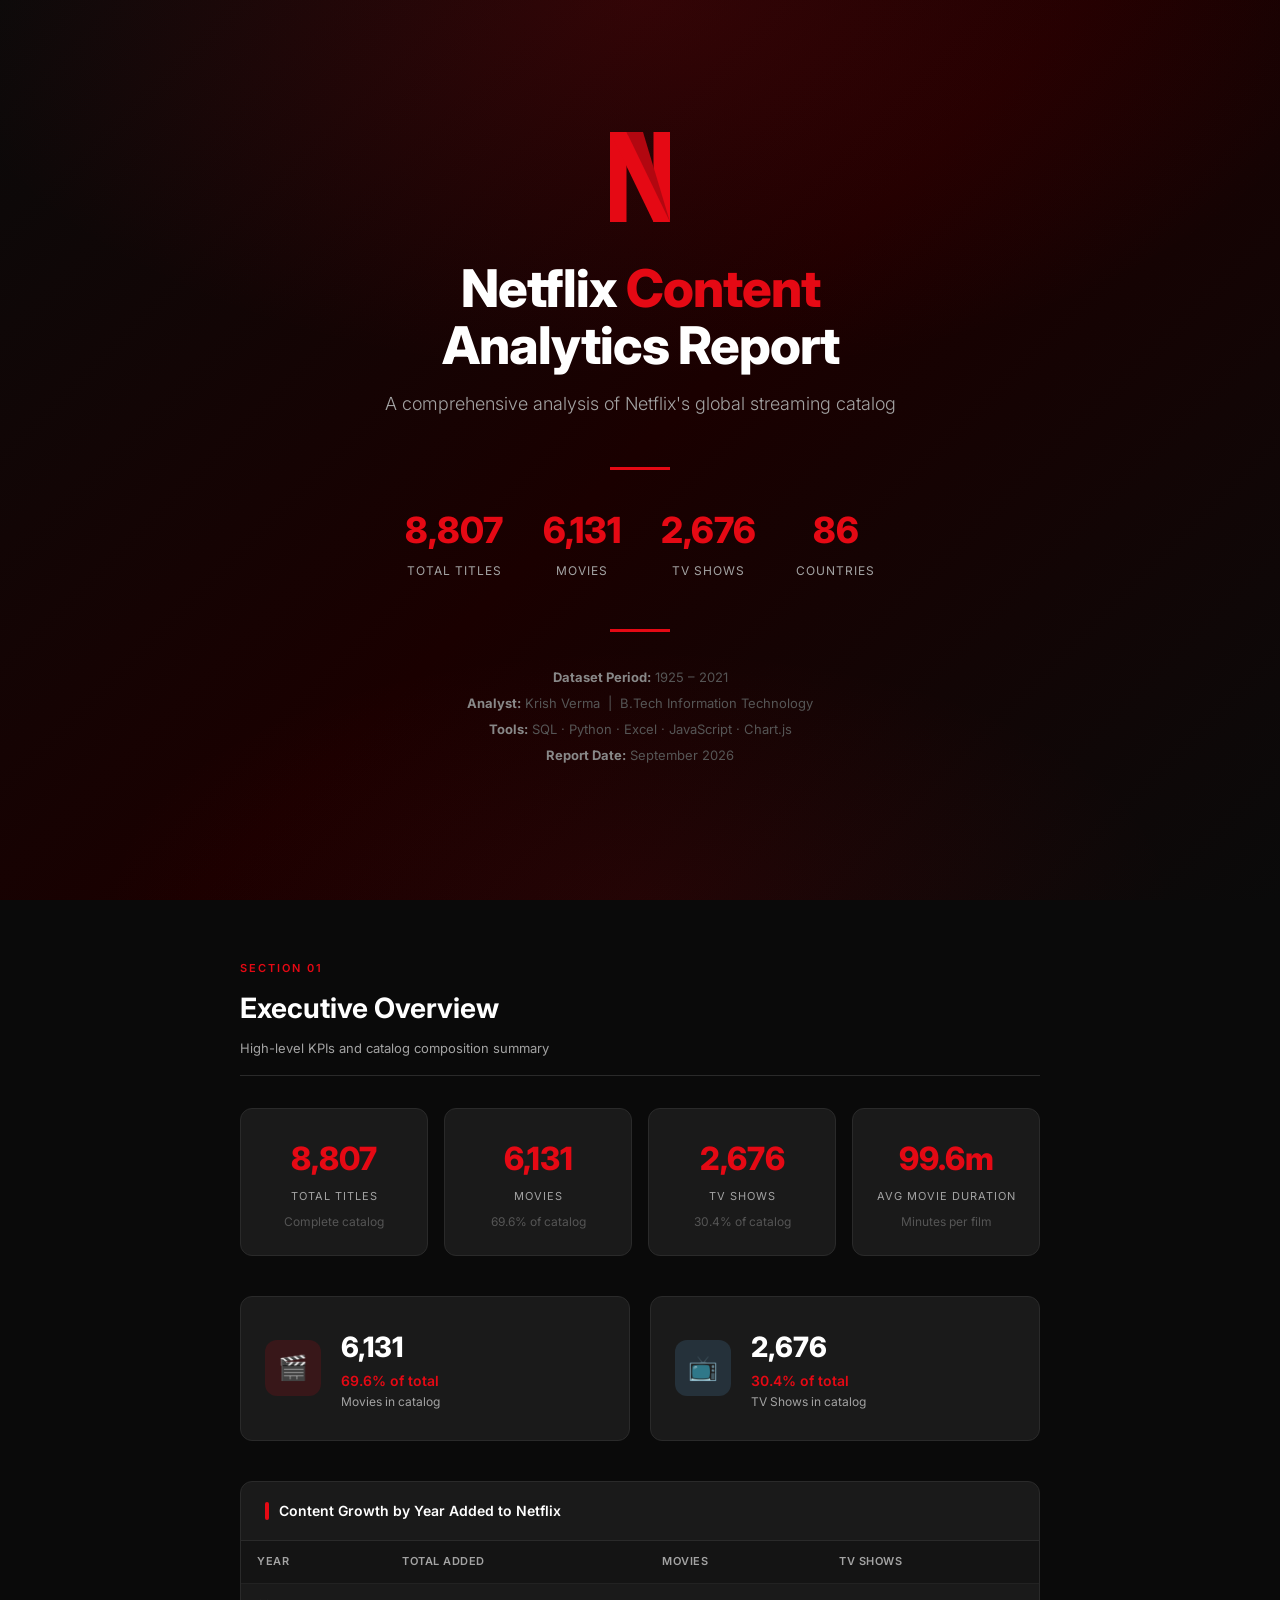
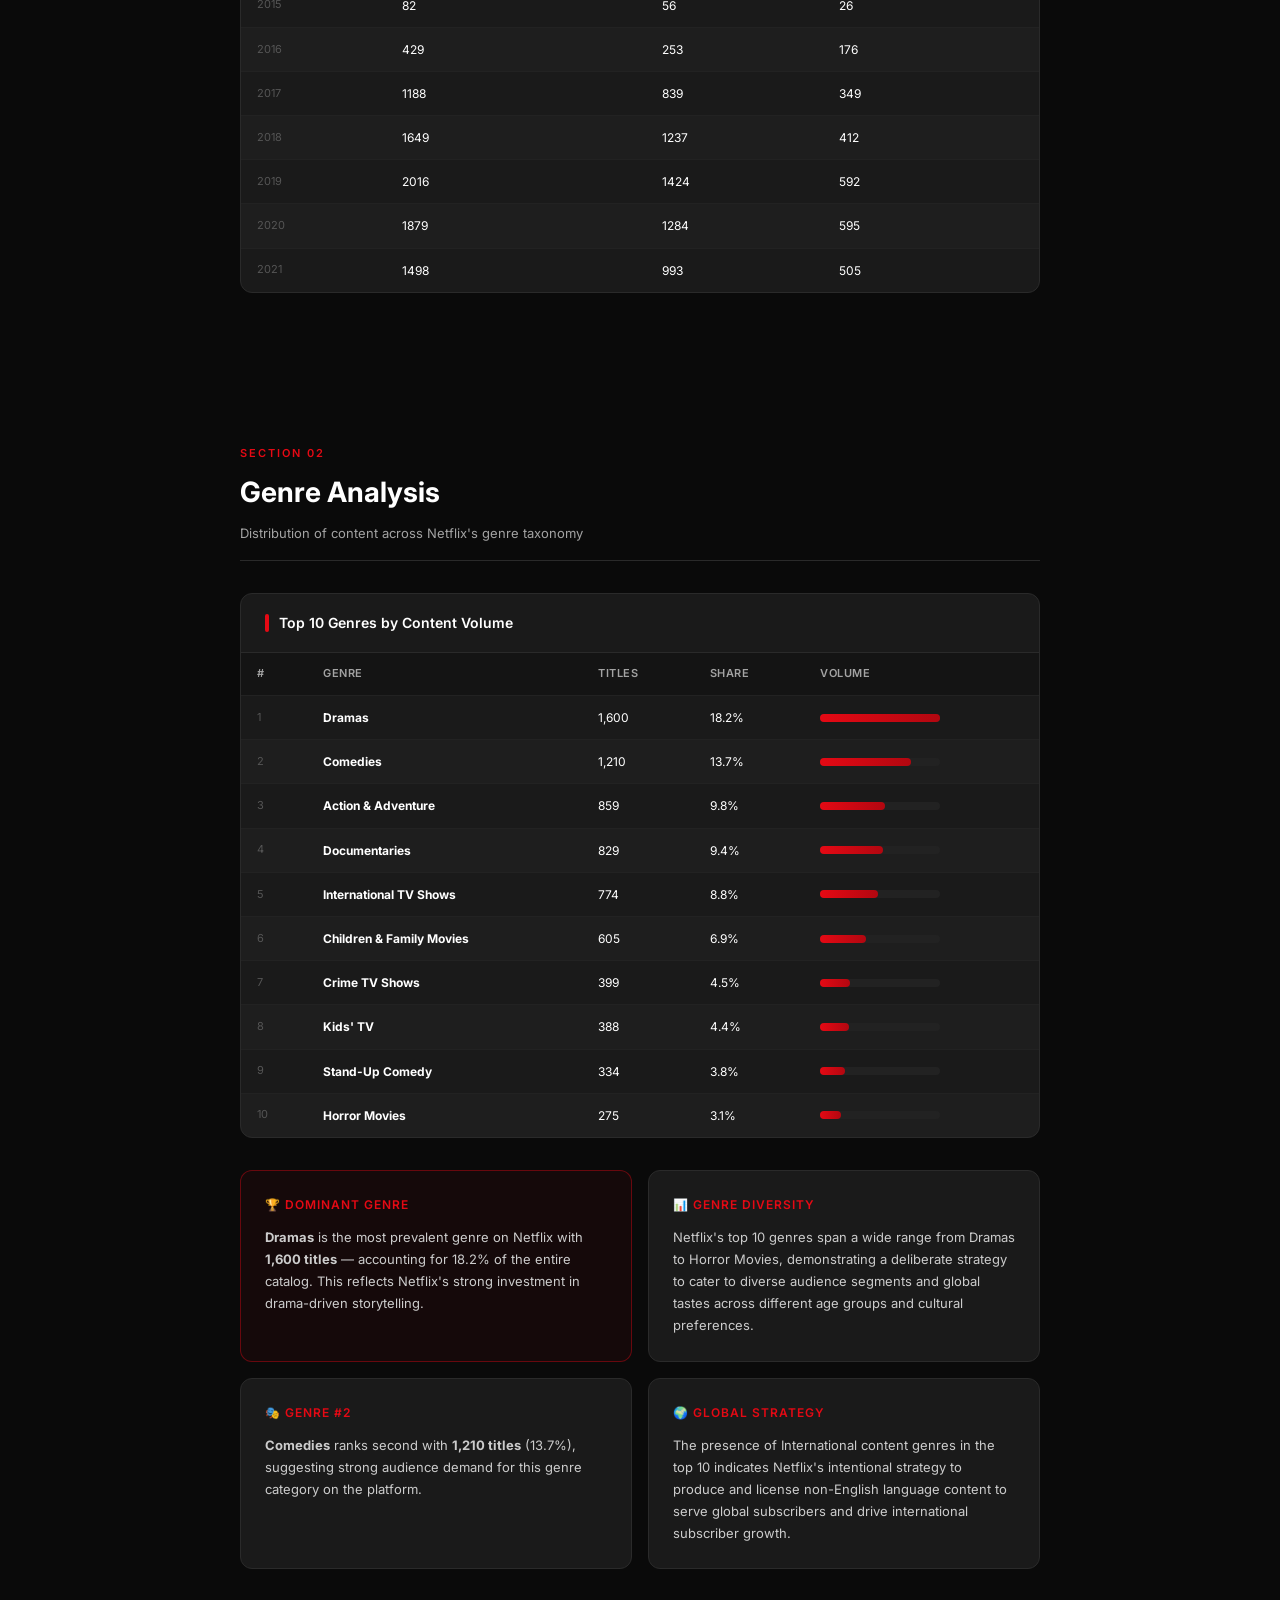
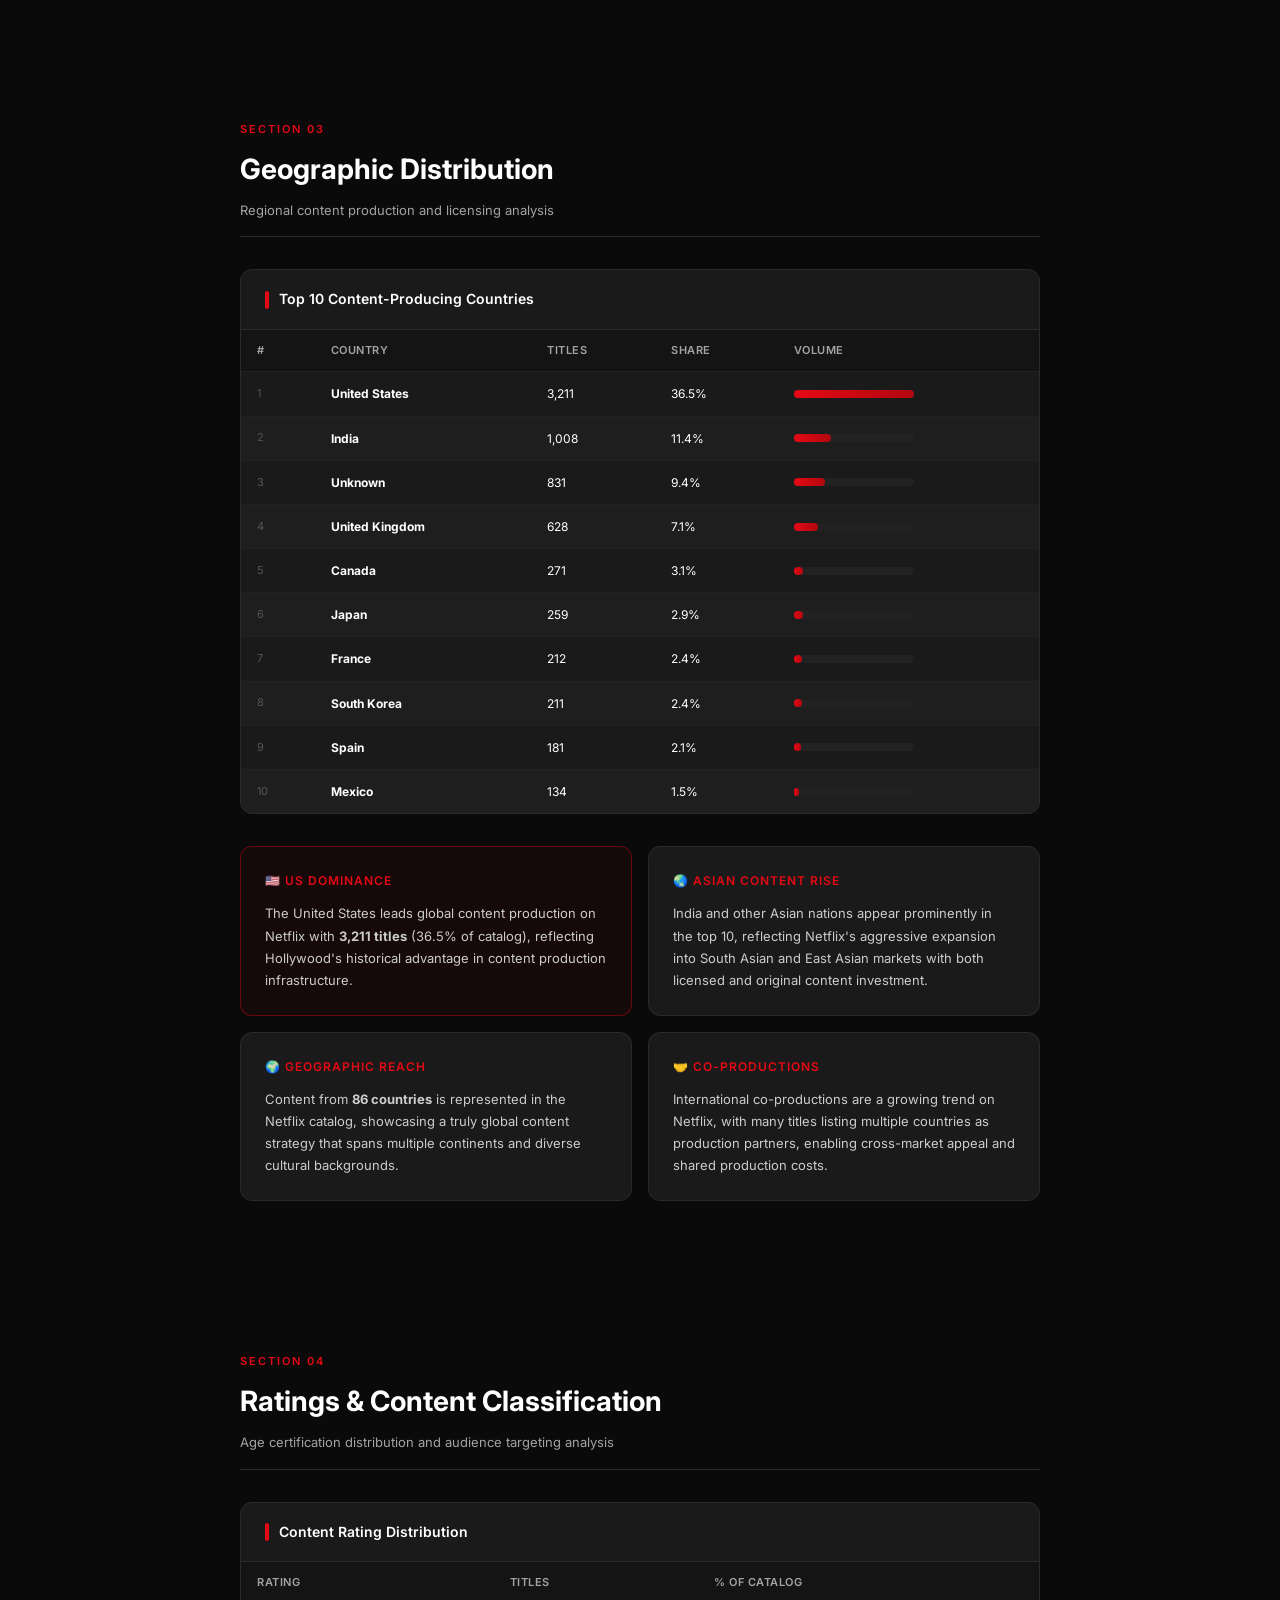
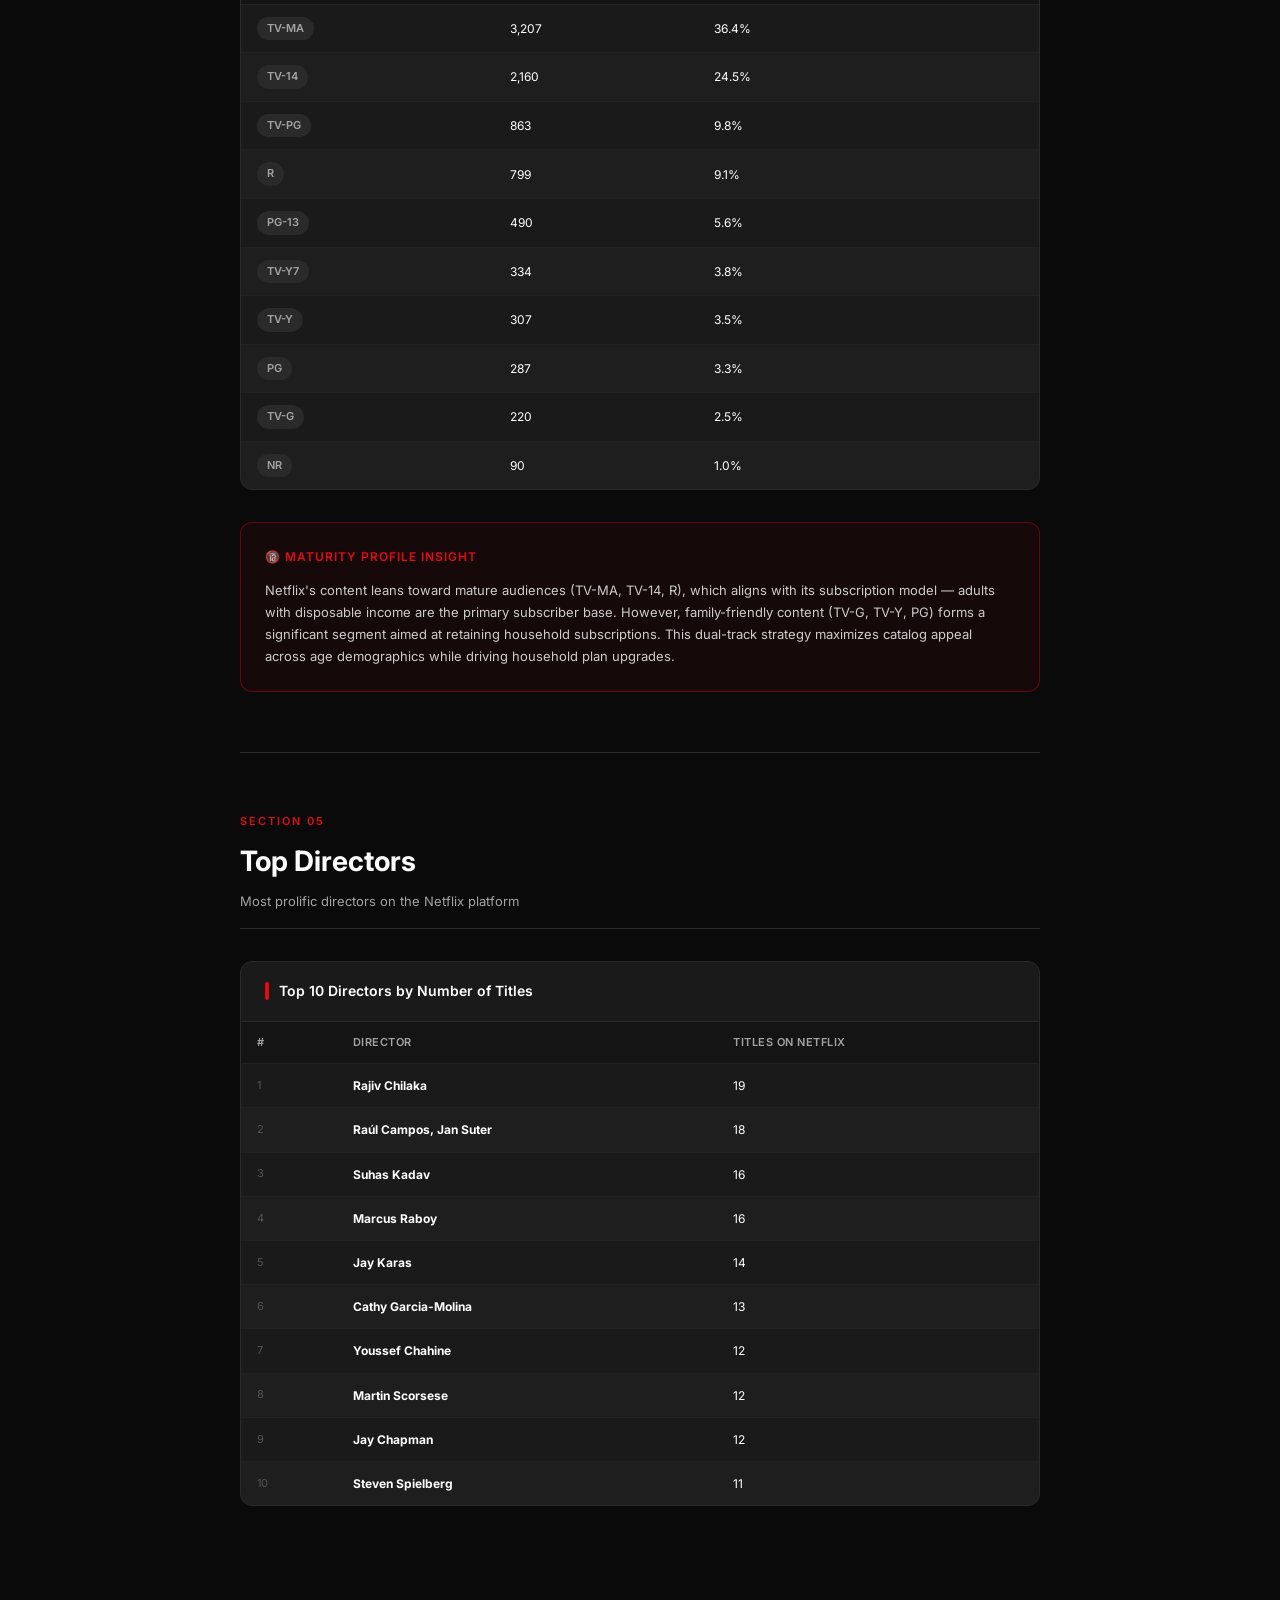
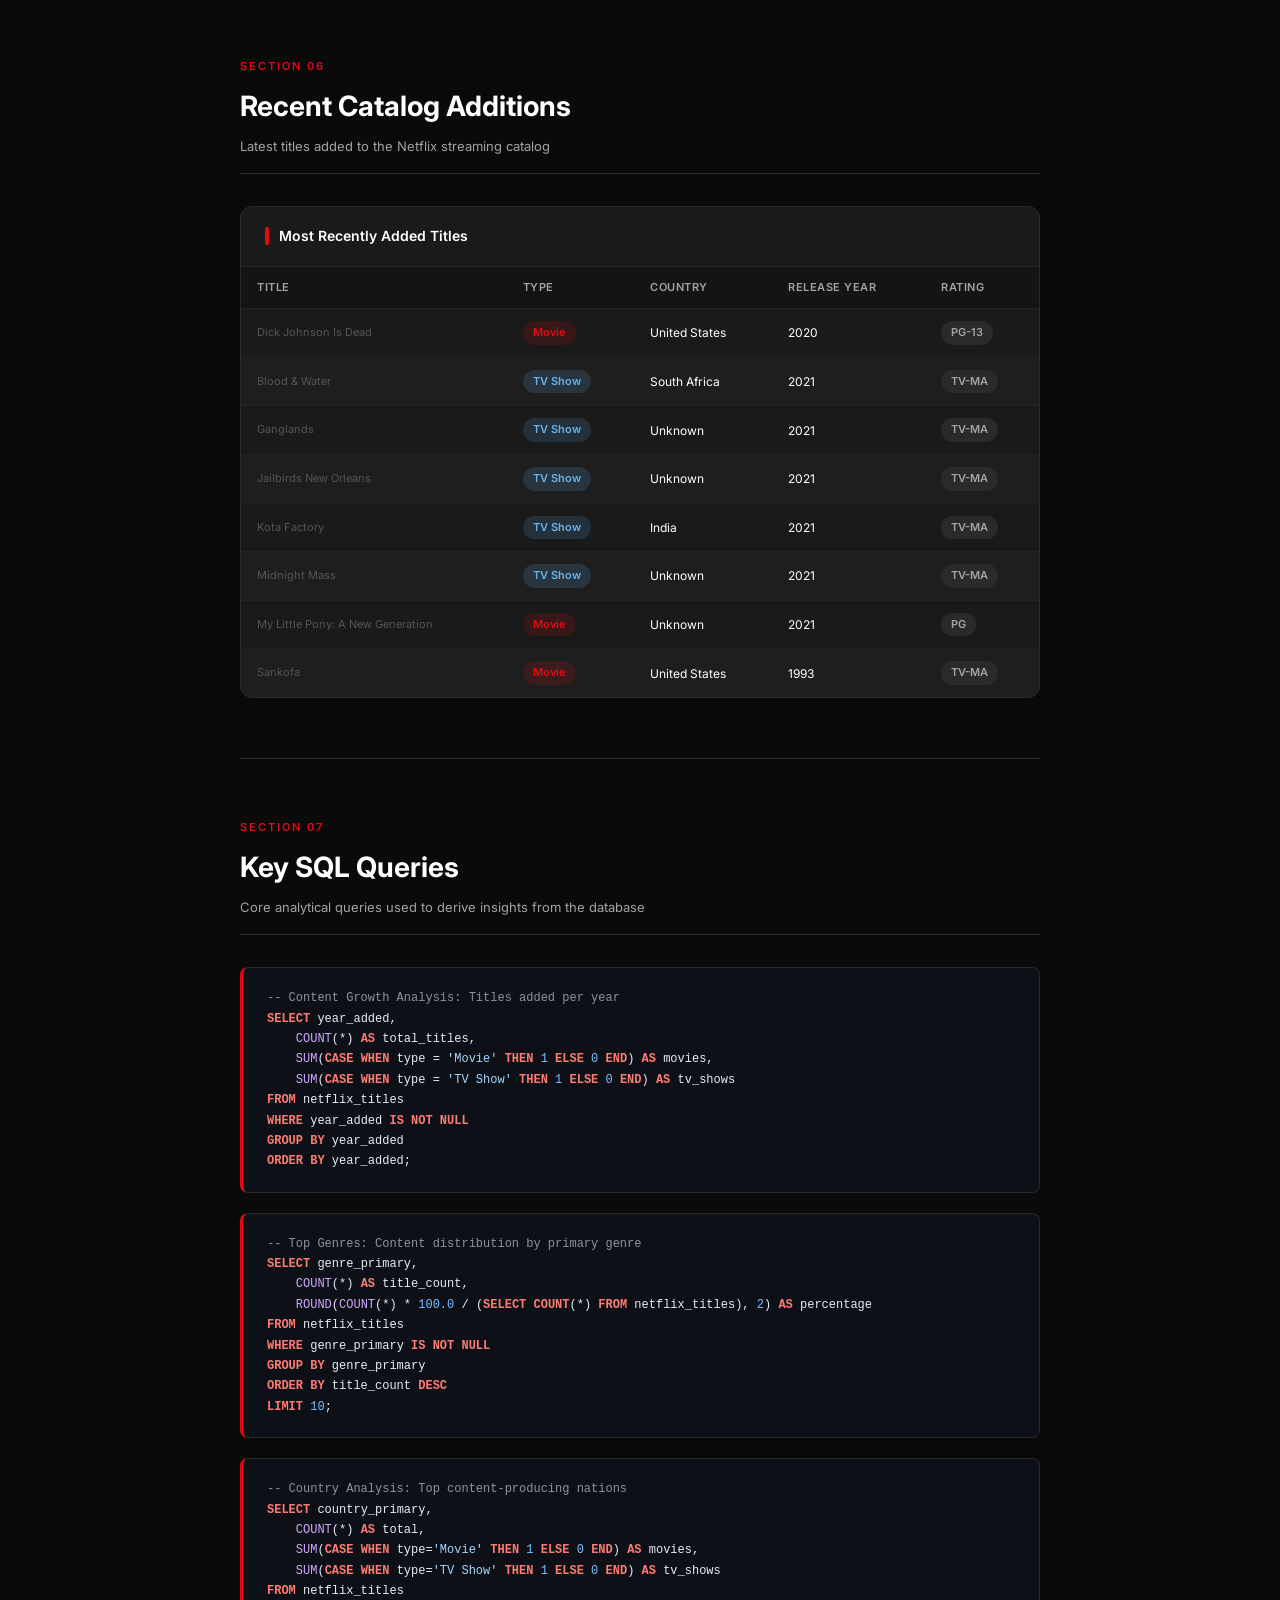
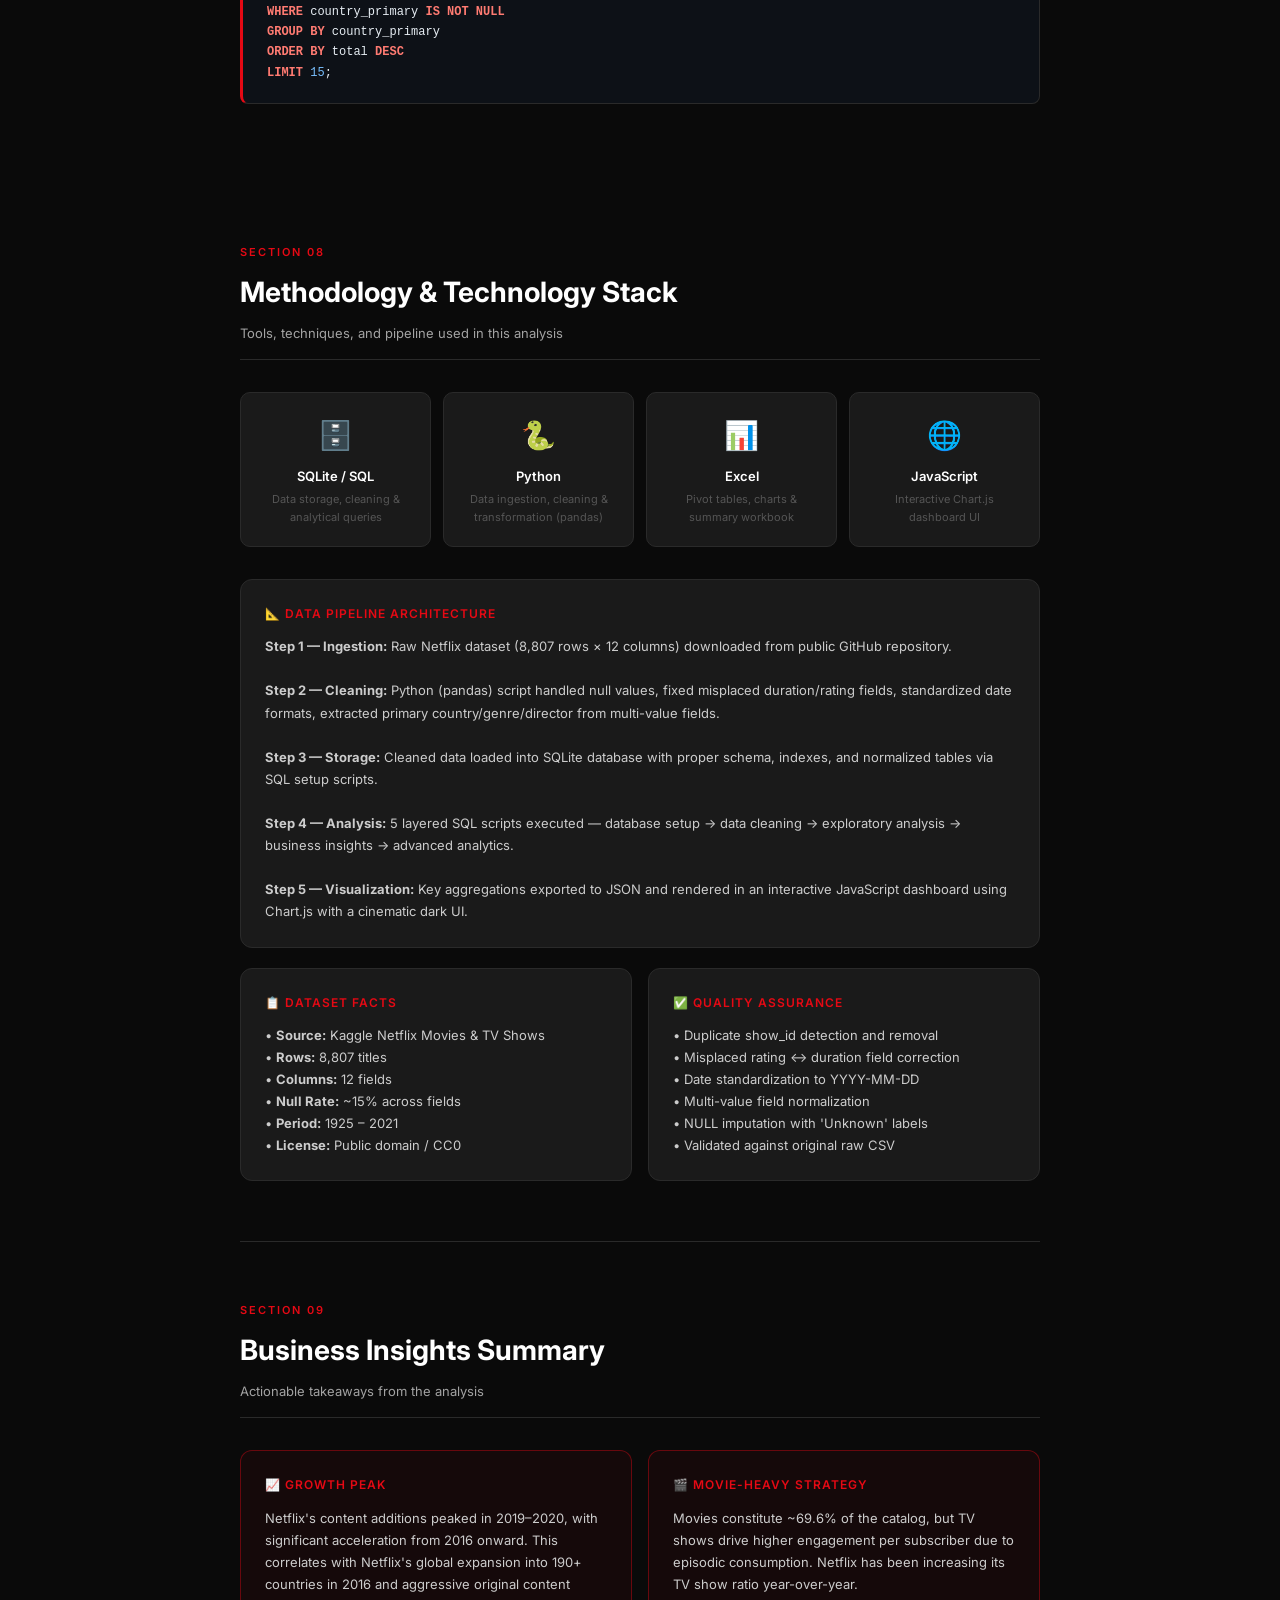
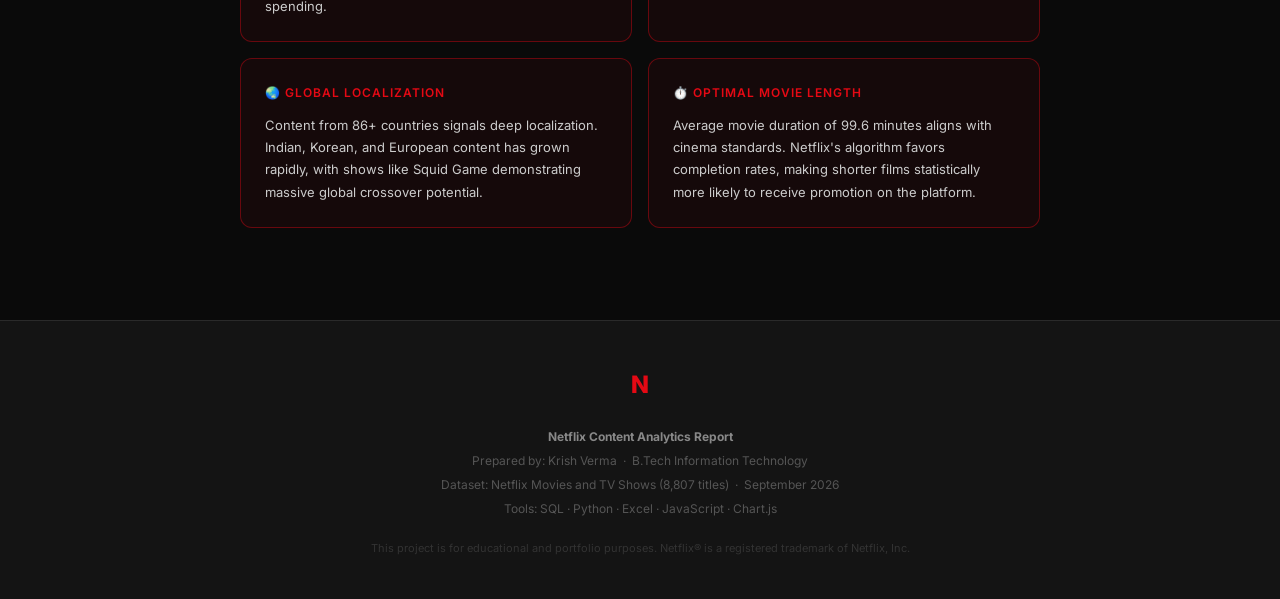
<file: Netflix_Analytics_Report.html>
<!DOCTYPE html>
<html lang="en">
<head>
  <meta charset="UTF-8">
  <meta name="viewport" content="width=device-width, initial-scale=1.0">
  <title>Netflix Content Analytics - Full Report</title>
  <link href="https://fonts.googleapis.com/css2?family=Inter:wght@300;400;500;600;700;800&display=swap" rel="stylesheet">
  <style>
    *, *::before, *::after { box-sizing: border-box; margin: 0; padding: 0; }
    
    :root {
      --red: #E50914;
      --dark-red: #B20710;
      --black: #0A0A0A;
      --dark: #141414;
      --surface: #1A1A1A;
      --surface2: #222222;
      --border: #2A2A2A;
      --text: #FFFFFF;
      --muted: #A3A3A3;
      --accent: #E50914;
    }

    @media print {
      body { -webkit-print-color-adjust: exact; print-color-adjust: exact; }
      .page-break { page-break-before: always; }
      .no-break { page-break-inside: avoid; }
    }

    html, body {
      font-family: 'Inter', -apple-system, sans-serif;
      background: #0A0A0A;
      color: #FFFFFF;
      font-size: 13px;
      line-height: 1.6;
    }

    /* ======= COVER PAGE ======= */
    .cover {
      min-height: 100vh;
      background: linear-gradient(135deg, #0A0A0A 0%, #1a0000 50%, #0A0A0A 100%);
      display: flex;
      flex-direction: column;
      justify-content: center;
      align-items: center;
      text-align: center;
      padding: 60px 40px;
      position: relative;
      overflow: hidden;
    }
    .cover::before {
      content: '';
      position: absolute;
      top: 0; left: 0; right: 0; bottom: 0;
      background: 
        radial-gradient(ellipse 80% 60% at 50% 0%, rgba(229,9,20,0.15) 0%, transparent 70%),
        radial-gradient(ellipse 60% 40% at 50% 100%, rgba(229,9,20,0.08) 0%, transparent 70%);
    }
    .cover-content { position: relative; z-index: 1; }
    .n-logo {
      width: 60px; height: 90px; margin: 0 auto 32px;
    }
    .cover h1 {
      font-size: 52px;
      font-weight: 800;
      letter-spacing: -1px;
      line-height: 1.1;
      margin-bottom: 16px;
    }
    .cover h1 span { color: #E50914; }
    .cover-subtitle {
      font-size: 18px;
      color: #A3A3A3;
      margin-bottom: 48px;
      font-weight: 300;
    }
    .cover-stats {
      display: flex;
      gap: 40px;
      justify-content: center;
      flex-wrap: wrap;
      margin-bottom: 48px;
    }
    .cover-stat {
      text-align: center;
    }
    .cover-stat-num {
      font-size: 36px;
      font-weight: 800;
      color: #E50914;
      display: block;
    }
    .cover-stat-label {
      font-size: 12px;
      color: #A3A3A3;
      text-transform: uppercase;
      letter-spacing: 1px;
    }
    .cover-divider {
      width: 60px;
      height: 3px;
      background: #E50914;
      margin: 32px auto;
    }
    .cover-meta {
      font-size: 13px;
      color: #555;
      line-height: 2;
    }
    .cover-meta strong { color: #888; }

    /* ======= PAGE WRAPPER ======= */
    .report-page {
      max-width: 900px;
      margin: 0 auto;
      padding: 60px 50px;
    }

    /* ======= SECTION HEADER ======= */
    .section-header {
      margin-bottom: 32px;
      padding-bottom: 16px;
      border-bottom: 1px solid #2A2A2A;
    }
    .section-tag {
      font-size: 11px;
      font-weight: 600;
      color: #E50914;
      text-transform: uppercase;
      letter-spacing: 2px;
      margin-bottom: 8px;
    }
    .section-title {
      font-size: 28px;
      font-weight: 700;
      color: #FFFFFF;
    }
    .section-desc {
      font-size: 13px;
      color: #A3A3A3;
      margin-top: 8px;
    }

    /* ======= KPI CARDS ======= */
    .kpi-grid {
      display: grid;
      grid-template-columns: repeat(4, 1fr);
      gap: 16px;
      margin-bottom: 40px;
    }
    .kpi-card {
      background: #1A1A1A;
      border: 1px solid #2A2A2A;
      border-radius: 12px;
      padding: 24px 20px;
      text-align: center;
    }
    .kpi-num {
      font-size: 32px;
      font-weight: 800;
      color: #E50914;
      display: block;
    }
    .kpi-label {
      font-size: 11px;
      color: #A3A3A3;
      text-transform: uppercase;
      letter-spacing: 1px;
      margin-top: 4px;
    }
    .kpi-sub {
      font-size: 12px;
      color: #555;
      margin-top: 6px;
    }

    /* ======= DONUT SUMMARY ======= */
    .split-row {
      display: grid;
      grid-template-columns: 1fr 1fr;
      gap: 20px;
      margin-bottom: 40px;
    }
    .stat-box {
      background: #1A1A1A;
      border: 1px solid #2A2A2A;
      border-radius: 12px;
      padding: 28px 24px;
      display: flex;
      align-items: center;
      gap: 20px;
    }
    .stat-icon {
      width: 56px;
      height: 56px;
      border-radius: 12px;
      display: flex;
      align-items: center;
      justify-content: center;
      font-size: 24px;
      flex-shrink: 0;
    }
    .stat-icon.red { background: rgba(229,9,20,0.15); }
    .stat-icon.blue { background: rgba(99,179,237,0.15); }
    .stat-num {
      font-size: 28px;
      font-weight: 800;
      color: #FFFFFF;
    }
    .stat-pct {
      font-size: 14px;
      color: #E50914;
      font-weight: 600;
    }
    .stat-label {
      font-size: 12px;
      color: #A3A3A3;
    }

    /* ======= TABLES ======= */
    .table-wrap {
      background: #1A1A1A;
      border: 1px solid #2A2A2A;
      border-radius: 12px;
      overflow: hidden;
      margin-bottom: 32px;
    }
    .table-title {
      padding: 18px 24px;
      font-size: 14px;
      font-weight: 600;
      color: #FFFFFF;
      border-bottom: 1px solid #2A2A2A;
      display: flex;
      align-items: center;
      gap: 10px;
    }
    .table-title::before {
      content: '';
      width: 4px;
      height: 18px;
      background: #E50914;
      border-radius: 2px;
    }
    table {
      width: 100%;
      border-collapse: collapse;
    }
    thead th {
      background: #141414;
      color: #A3A3A3;
      font-size: 11px;
      font-weight: 600;
      text-transform: uppercase;
      letter-spacing: 0.5px;
      padding: 12px 16px;
      text-align: left;
    }
    tbody tr {
      border-top: 1px solid #222;
      transition: background 0.2s;
    }
    tbody tr:nth-child(even) {
      background: rgba(255,255,255,0.02);
    }
    tbody td {
      padding: 12px 16px;
      color: #FFFFFF;
      font-size: 12px;
    }
    tbody td:first-child {
      color: #555;
      font-size: 11px;
    }

    /* ======= BAR CELLS ======= */
    .bar-cell {
      background: #222;
      border-radius: 4px;
      height: 8px;
      width: 120px;
    }
    .bar-fill {
      height: 100%;
      background: linear-gradient(90deg, #E50914, #B20710);
      border-radius: 4px;
    }

    /* ======= BADGES ======= */
    .badge {
      display: inline-block;
      padding: 3px 10px;
      border-radius: 20px;
      font-size: 11px;
      font-weight: 600;
      background: #2A2A2A;
      color: #A3A3A3;
    }
    .badge-movie {
      background: rgba(229,9,20,0.15);
      color: #E50914;
    }
    .badge-show {
      background: rgba(99,179,237,0.15);
      color: #63B3ED;
    }

    /* ======= INSIGHT CARDS ======= */
    .insight-grid {
      display: grid;
      grid-template-columns: 1fr 1fr;
      gap: 16px;
      margin-bottom: 32px;
    }
    .insight-card {
      background: #1A1A1A;
      border: 1px solid #2A2A2A;
      border-radius: 12px;
      padding: 24px;
    }
    .insight-card.highlight {
      border-color: rgba(229,9,20,0.4);
      background: rgba(229,9,20,0.05);
    }
    .insight-title {
      font-size: 12px;
      font-weight: 600;
      color: #E50914;
      text-transform: uppercase;
      letter-spacing: 1px;
      margin-bottom: 12px;
    }
    .insight-text {
      font-size: 13px;
      color: #CCCCCC;
      line-height: 1.7;
    }

    /* ======= SQL SECTION ======= */
    .sql-block {
      background: #0D1117;
      border: 1px solid #2A2A2A;
      border-left: 3px solid #E50914;
      border-radius: 8px;
      padding: 20px 24px;
      margin-bottom: 20px;
      font-family: 'Consolas', 'Monaco', monospace;
      font-size: 12px;
      line-height: 1.7;
      color: #e6edf3;
      overflow: hidden;
    }
    .sql-comment { color: #8b949e; }
    .sql-keyword { color: #ff7b72; font-weight: 600; }
    .sql-func { color: #d2a8ff; }
    .sql-string { color: #a5d6ff; }
    .sql-num { color: #79c0ff; }

    /* ======= FOOTER ======= */
    .report-footer {
      background: #141414;
      border-top: 1px solid #2A2A2A;
      padding: 40px 50px;
      text-align: center;
      color: #555;
      font-size: 12px;
      line-height: 2;
    }
    .report-footer strong { color: #888; }
    .footer-logo {
      font-size: 24px;
      font-weight: 800;
      color: #E50914;
      margin-bottom: 16px;
    }

    /* ======= PAGE BREAK DIVIDER ======= */
    .pg-divider {
      border: none;
      border-top: 1px solid #2A2A2A;
      margin: 60px 0;
    }

    /* ======= TECH STACK ======= */
    .tech-grid {
      display: grid;
      grid-template-columns: repeat(4, 1fr);
      gap: 12px;
      margin-bottom: 32px;
    }
    .tech-card {
      background: #1A1A1A;
      border: 1px solid #2A2A2A;
      border-radius: 10px;
      padding: 20px 16px;
      text-align: center;
    }
    .tech-icon { font-size: 28px; margin-bottom: 8px; }
    .tech-name { font-size: 13px; font-weight: 600; color: #FFFFFF; }
    .tech-desc { font-size: 11px; color: #555; margin-top: 4px; }
  </style>
</head>
<body>

<!-- ============================= COVER PAGE ============================= -->
<div class="cover">
  <div class="cover-content">
    <svg class="n-logo" viewBox="0 0 60 90" fill="none" xmlns="http://www.w3.org/2000/svg">
      <path d="M0 0H16.5V90H0V0Z" fill="#E50914"/>
      <path d="M43.5 0H60V90H43.5V0Z" fill="#E50914"/>
      <path d="M16.5 0L43.5 90H60L33 0H16.5Z" fill="#B20710"/>
      <path d="M0 0L43.5 90H60L16.5 0H0Z" fill="#E50914"/>
    </svg>
    
    <h1>Netflix <span>Content</span><br>Analytics Report</h1>
    <p class="cover-subtitle">A comprehensive analysis of Netflix's global streaming catalog</p>
    
    <div class="cover-divider"></div>
    
    <div class="cover-stats">
      <div class="cover-stat">
        <span class="cover-stat-num">8,807</span>
        <span class="cover-stat-label">Total Titles</span>
      </div>
      <div class="cover-stat">
        <span class="cover-stat-num">6,131</span>
        <span class="cover-stat-label">Movies</span>
      </div>
      <div class="cover-stat">
        <span class="cover-stat-num">2,676</span>
        <span class="cover-stat-label">TV Shows</span>
      </div>
      <div class="cover-stat">
        <span class="cover-stat-num">86</span>
        <span class="cover-stat-label">Countries</span>
      </div>
    </div>
    
    <div class="cover-divider"></div>
    
    <div class="cover-meta">
      <strong>Dataset Period:</strong> 1925 – 2021<br>
      <strong>Analyst:</strong> Krish Verma &nbsp;|&nbsp; B.Tech Information Technology<br>
      <strong>Tools:</strong> SQL · Python · Excel · JavaScript · Chart.js<br>
      <strong>Report Date:</strong> September 2026
    </div>
  </div>
</div>

<!-- ============================= SECTION 1: EXECUTIVE OVERVIEW ============================= -->
<div class="report-page">
  <div class="section-header">
    <div class="section-tag">Section 01</div>
    <div class="section-title">Executive Overview</div>
    <div class="section-desc">High-level KPIs and catalog composition summary</div>
  </div>

  <div class="kpi-grid no-break">
    <div class="kpi-card">
      <span class="kpi-num">8,807</span>
      <div class="kpi-label">Total Titles</div>
      <div class="kpi-sub">Complete catalog</div>
    </div>
    <div class="kpi-card">
      <span class="kpi-num">6,131</span>
      <div class="kpi-label">Movies</div>
      <div class="kpi-sub">69.6% of catalog</div>
    </div>
    <div class="kpi-card">
      <span class="kpi-num">2,676</span>
      <div class="kpi-label">TV Shows</div>
      <div class="kpi-sub">30.4% of catalog</div>
    </div>
    <div class="kpi-card">
      <span class="kpi-num">99.6m</span>
      <div class="kpi-label">Avg Movie Duration</div>
      <div class="kpi-sub">Minutes per film</div>
    </div>
  </div>

  <div class="split-row no-break">
    <div class="stat-box">
      <div class="stat-icon red">🎬</div>
      <div>
        <div class="stat-num">6,131</div>
        <div class="stat-pct">69.6% of total</div>
        <div class="stat-label">Movies in catalog</div>
      </div>
    </div>
    <div class="stat-box">
      <div class="stat-icon blue">📺</div>
      <div>
        <div class="stat-num">2,676</div>
        <div class="stat-pct">30.4% of total</div>
        <div class="stat-label">TV Shows in catalog</div>
      </div>
    </div>
  </div>

  <!-- Content Growth Table -->
  <div class="table-wrap no-break">
    <div class="table-title">Content Growth by Year Added to Netflix</div>
    <table>
      <thead>
        <tr>
          <th>Year</th>
          <th>Total Added</th>
          <th>Movies</th>
          <th>TV Shows</th>
        </tr>
      </thead>
      <tbody>
        <tr><td>2015</td><td>82</td><td>56</td><td>26</td></tr><tr><td>2016</td><td>429</td><td>253</td><td>176</td></tr><tr><td>2017</td><td>1188</td><td>839</td><td>349</td></tr><tr><td>2018</td><td>1649</td><td>1237</td><td>412</td></tr><tr><td>2019</td><td>2016</td><td>1424</td><td>592</td></tr><tr><td>2020</td><td>1879</td><td>1284</td><td>595</td></tr><tr><td>2021</td><td>1498</td><td>993</td><td>505</td></tr>
      </tbody>
    </table>
  </div>
</div>

<div class="page-break"></div>

<!-- ============================= SECTION 2: GENRE ANALYSIS ============================= -->
<div class="report-page">
  <div class="section-header">
    <div class="section-tag">Section 02</div>
    <div class="section-title">Genre Analysis</div>
    <div class="section-desc">Distribution of content across Netflix's genre taxonomy</div>
  </div>

  <div class="table-wrap no-break">
    <div class="table-title">Top 10 Genres by Content Volume</div>
    <table>
      <thead>
        <tr>
          <th>#</th>
          <th>Genre</th>
          <th>Titles</th>
          <th>Share</th>
          <th>Volume</th>
        </tr>
      </thead>
      <tbody>
        
        <tr>
            <td>1</td>
            <td><strong>Dramas</strong></td>
            <td>1,600</td>
            <td>18.2%</td>
            <td><div class="bar-cell"><div class="bar-fill" style="width:100%"></div></div></td>
        </tr>
        <tr>
            <td>2</td>
            <td><strong>Comedies</strong></td>
            <td>1,210</td>
            <td>13.7%</td>
            <td><div class="bar-cell"><div class="bar-fill" style="width:76%"></div></div></td>
        </tr>
        <tr>
            <td>3</td>
            <td><strong>Action & Adventure</strong></td>
            <td>859</td>
            <td>9.8%</td>
            <td><div class="bar-cell"><div class="bar-fill" style="width:54%"></div></div></td>
        </tr>
        <tr>
            <td>4</td>
            <td><strong>Documentaries</strong></td>
            <td>829</td>
            <td>9.4%</td>
            <td><div class="bar-cell"><div class="bar-fill" style="width:52%"></div></div></td>
        </tr>
        <tr>
            <td>5</td>
            <td><strong>International TV Shows</strong></td>
            <td>774</td>
            <td>8.8%</td>
            <td><div class="bar-cell"><div class="bar-fill" style="width:48%"></div></div></td>
        </tr>
        <tr>
            <td>6</td>
            <td><strong>Children & Family Movies</strong></td>
            <td>605</td>
            <td>6.9%</td>
            <td><div class="bar-cell"><div class="bar-fill" style="width:38%"></div></div></td>
        </tr>
        <tr>
            <td>7</td>
            <td><strong>Crime TV Shows</strong></td>
            <td>399</td>
            <td>4.5%</td>
            <td><div class="bar-cell"><div class="bar-fill" style="width:25%"></div></div></td>
        </tr>
        <tr>
            <td>8</td>
            <td><strong>Kids' TV</strong></td>
            <td>388</td>
            <td>4.4%</td>
            <td><div class="bar-cell"><div class="bar-fill" style="width:24%"></div></div></td>
        </tr>
        <tr>
            <td>9</td>
            <td><strong>Stand-Up Comedy</strong></td>
            <td>334</td>
            <td>3.8%</td>
            <td><div class="bar-cell"><div class="bar-fill" style="width:21%"></div></div></td>
        </tr>
        <tr>
            <td>10</td>
            <td><strong>Horror Movies</strong></td>
            <td>275</td>
            <td>3.1%</td>
            <td><div class="bar-cell"><div class="bar-fill" style="width:17%"></div></div></td>
        </tr>
      </tbody>
    </table>
  </div>

  <div class="insight-grid no-break">
    <div class="insight-card highlight">
      <div class="insight-title">🏆 Dominant Genre</div>
      <div class="insight-text">
        <strong>Dramas</strong> is the most prevalent genre on Netflix
        with <strong>1,600 titles</strong> — accounting for
        18.2% of the entire catalog.
        This reflects Netflix's strong investment in drama-driven storytelling.
      </div>
    </div>
    <div class="insight-card">
      <div class="insight-title">📊 Genre Diversity</div>
      <div class="insight-text">
        Netflix's top 10 genres span a wide range from Dramas
        to Horror Movies, demonstrating a deliberate strategy
        to cater to diverse audience segments and global tastes across different age groups
        and cultural preferences.
      </div>
    </div>
    <div class="insight-card">
      <div class="insight-title">🎭 Genre #2</div>
      <div class="insight-text">
        <strong>Comedies</strong> ranks second with
        <strong>1,210 titles</strong> (13.7%),
        suggesting strong audience demand for this genre category on the platform.
      </div>
    </div>
    <div class="insight-card">
      <div class="insight-title">🌍 Global Strategy</div>
      <div class="insight-text">
        The presence of International content genres in the top 10 indicates Netflix's
        intentional strategy to produce and license non-English language content to
        serve global subscribers and drive international subscriber growth.
      </div>
    </div>
  </div>
</div>

<div class="page-break"></div>

<!-- ============================= SECTION 3: GEOGRAPHY ============================= -->
<div class="report-page">
  <div class="section-header">
    <div class="section-tag">Section 03</div>
    <div class="section-title">Geographic Distribution</div>
    <div class="section-desc">Regional content production and licensing analysis</div>
  </div>

  <div class="table-wrap no-break">
    <div class="table-title">Top 10 Content-Producing Countries</div>
    <table>
      <thead>
        <tr>
          <th>#</th>
          <th>Country</th>
          <th>Titles</th>
          <th>Share</th>
          <th>Volume</th>
        </tr>
      </thead>
      <tbody>
        
        <tr>
            <td>1</td>
            <td><strong>United States</strong></td>
            <td>3,211</td>
            <td>36.5%</td>
            <td><div class="bar-cell"><div class="bar-fill" style="width:100%"></div></div></td>
        </tr>
        <tr>
            <td>2</td>
            <td><strong>India</strong></td>
            <td>1,008</td>
            <td>11.4%</td>
            <td><div class="bar-cell"><div class="bar-fill" style="width:31%"></div></div></td>
        </tr>
        <tr>
            <td>3</td>
            <td><strong>Unknown</strong></td>
            <td>831</td>
            <td>9.4%</td>
            <td><div class="bar-cell"><div class="bar-fill" style="width:26%"></div></div></td>
        </tr>
        <tr>
            <td>4</td>
            <td><strong>United Kingdom</strong></td>
            <td>628</td>
            <td>7.1%</td>
            <td><div class="bar-cell"><div class="bar-fill" style="width:20%"></div></div></td>
        </tr>
        <tr>
            <td>5</td>
            <td><strong>Canada</strong></td>
            <td>271</td>
            <td>3.1%</td>
            <td><div class="bar-cell"><div class="bar-fill" style="width:8%"></div></div></td>
        </tr>
        <tr>
            <td>6</td>
            <td><strong>Japan</strong></td>
            <td>259</td>
            <td>2.9%</td>
            <td><div class="bar-cell"><div class="bar-fill" style="width:8%"></div></div></td>
        </tr>
        <tr>
            <td>7</td>
            <td><strong>France</strong></td>
            <td>212</td>
            <td>2.4%</td>
            <td><div class="bar-cell"><div class="bar-fill" style="width:7%"></div></div></td>
        </tr>
        <tr>
            <td>8</td>
            <td><strong>South Korea</strong></td>
            <td>211</td>
            <td>2.4%</td>
            <td><div class="bar-cell"><div class="bar-fill" style="width:7%"></div></div></td>
        </tr>
        <tr>
            <td>9</td>
            <td><strong>Spain</strong></td>
            <td>181</td>
            <td>2.1%</td>
            <td><div class="bar-cell"><div class="bar-fill" style="width:6%"></div></div></td>
        </tr>
        <tr>
            <td>10</td>
            <td><strong>Mexico</strong></td>
            <td>134</td>
            <td>1.5%</td>
            <td><div class="bar-cell"><div class="bar-fill" style="width:4%"></div></div></td>
        </tr>
      </tbody>
    </table>
  </div>

  <div class="insight-grid no-break">
    <div class="insight-card highlight">
      <div class="insight-title">🇺🇸 US Dominance</div>
      <div class="insight-text">
        The United States leads global content production on Netflix with
        <strong>3,211 titles</strong> 
        (36.5% of catalog),
        reflecting Hollywood's historical advantage in content production infrastructure.
      </div>
    </div>
    <div class="insight-card">
      <div class="insight-title">🌏 Asian Content Rise</div>
      <div class="insight-text">
        India and other Asian nations appear prominently in the top 10, reflecting
        Netflix's aggressive expansion into South Asian and East Asian markets
        with both licensed and original content investment.
      </div>
    </div>
    <div class="insight-card">
      <div class="insight-title">🌍 Geographic Reach</div>
      <div class="insight-text">
        Content from <strong>86 countries</strong> is represented in
        the Netflix catalog, showcasing a truly global content strategy that spans
        multiple continents and diverse cultural backgrounds.
      </div>
    </div>
    <div class="insight-card">
      <div class="insight-title">🤝 Co-productions</div>
      <div class="insight-text">
        International co-productions are a growing trend on Netflix, with many titles
        listing multiple countries as production partners, enabling cross-market appeal
        and shared production costs.
      </div>
    </div>
  </div>
</div>

<div class="page-break"></div>

<!-- ============================= SECTION 4: RATINGS & DIRECTORS ============================= -->
<div class="report-page">
  <div class="section-header">
    <div class="section-tag">Section 04</div>
    <div class="section-title">Ratings & Content Classification</div>
    <div class="section-desc">Age certification distribution and audience targeting analysis</div>
  </div>

  <div class="table-wrap no-break">
    <div class="table-title">Content Rating Distribution</div>
    <table>
      <thead>
        <tr>
          <th>Rating</th>
          <th>Titles</th>
          <th>% of Catalog</th>
        </tr>
      </thead>
      <tbody>
        <tr><td><span class='badge'>TV-MA</span></td><td>3,207</td><td>36.4%</td></tr><tr><td><span class='badge'>TV-14</span></td><td>2,160</td><td>24.5%</td></tr><tr><td><span class='badge'>TV-PG</span></td><td>863</td><td>9.8%</td></tr><tr><td><span class='badge'>R</span></td><td>799</td><td>9.1%</td></tr><tr><td><span class='badge'>PG-13</span></td><td>490</td><td>5.6%</td></tr><tr><td><span class='badge'>TV-Y7</span></td><td>334</td><td>3.8%</td></tr><tr><td><span class='badge'>TV-Y</span></td><td>307</td><td>3.5%</td></tr><tr><td><span class='badge'>PG</span></td><td>287</td><td>3.3%</td></tr><tr><td><span class='badge'>TV-G</span></td><td>220</td><td>2.5%</td></tr><tr><td><span class='badge'>NR</span></td><td>90</td><td>1.0%</td></tr>
      </tbody>
    </table>
  </div>

  <div class="insight-grid no-break" style="grid-template-columns: 1fr;">
    <div class="insight-card highlight">
      <div class="insight-title">🔞 Maturity Profile Insight</div>
      <div class="insight-text">
        Netflix's content leans toward mature audiences (TV-MA, TV-14, R), which aligns with
        its subscription model — adults with disposable income are the primary subscriber base.
        However, family-friendly content (TV-G, TV-Y, PG) forms a significant segment aimed
        at retaining household subscriptions. This dual-track strategy maximizes catalog
        appeal across age demographics while driving household plan upgrades.
      </div>
    </div>
  </div>

  <hr class="pg-divider">

  <div class="section-header">
    <div class="section-tag">Section 05</div>
    <div class="section-title">Top Directors</div>
    <div class="section-desc">Most prolific directors on the Netflix platform</div>
  </div>

  <div class="table-wrap no-break">
    <div class="table-title">Top 10 Directors by Number of Titles</div>
    <table>
      <thead>
        <tr>
          <th>#</th>
          <th>Director</th>
          <th>Titles on Netflix</th>
        </tr>
      </thead>
      <tbody>
        <tr><td>1</td><td><strong>Rajiv Chilaka</strong></td><td>19</td></tr><tr><td>2</td><td><strong>Raúl Campos, Jan Suter</strong></td><td>18</td></tr><tr><td>3</td><td><strong>Suhas Kadav</strong></td><td>16</td></tr><tr><td>4</td><td><strong>Marcus Raboy</strong></td><td>16</td></tr><tr><td>5</td><td><strong>Jay Karas</strong></td><td>14</td></tr><tr><td>6</td><td><strong>Cathy Garcia-Molina</strong></td><td>13</td></tr><tr><td>7</td><td><strong>Youssef Chahine</strong></td><td>12</td></tr><tr><td>8</td><td><strong>Martin Scorsese</strong></td><td>12</td></tr><tr><td>9</td><td><strong>Jay Chapman</strong></td><td>12</td></tr><tr><td>10</td><td><strong>Steven Spielberg</strong></td><td>11</td></tr>
      </tbody>
    </table>
  </div>
</div>

<div class="page-break"></div>

<!-- ============================= SECTION 5: RECENT ADDITIONS ============================= -->
<div class="report-page">
  <div class="section-header">
    <div class="section-tag">Section 06</div>
    <div class="section-title">Recent Catalog Additions</div>
    <div class="section-desc">Latest titles added to the Netflix streaming catalog</div>
  </div>

  <div class="table-wrap no-break">
    <div class="table-title">Most Recently Added Titles</div>
    <table>
      <thead>
        <tr>
          <th>Title</th>
          <th>Type</th>
          <th>Country</th>
          <th>Release Year</th>
          <th>Rating</th>
        </tr>
      </thead>
      <tbody>
        
        <tr>
            <td>Dick Johnson Is Dead</td>
            <td><span class="badge badge-movie">Movie</span></td>
            <td>United States</td>
            <td>2020</td>
            <td><span class="badge">PG-13</span></td>
        </tr>
        <tr>
            <td>Blood & Water</td>
            <td><span class="badge badge-show">TV Show</span></td>
            <td>South Africa</td>
            <td>2021</td>
            <td><span class="badge">TV-MA</span></td>
        </tr>
        <tr>
            <td>Ganglands</td>
            <td><span class="badge badge-show">TV Show</span></td>
            <td>Unknown</td>
            <td>2021</td>
            <td><span class="badge">TV-MA</span></td>
        </tr>
        <tr>
            <td>Jailbirds New Orleans</td>
            <td><span class="badge badge-show">TV Show</span></td>
            <td>Unknown</td>
            <td>2021</td>
            <td><span class="badge">TV-MA</span></td>
        </tr>
        <tr>
            <td>Kota Factory</td>
            <td><span class="badge badge-show">TV Show</span></td>
            <td>India</td>
            <td>2021</td>
            <td><span class="badge">TV-MA</span></td>
        </tr>
        <tr>
            <td>Midnight Mass</td>
            <td><span class="badge badge-show">TV Show</span></td>
            <td>Unknown</td>
            <td>2021</td>
            <td><span class="badge">TV-MA</span></td>
        </tr>
        <tr>
            <td>My Little Pony: A New Generation</td>
            <td><span class="badge badge-movie">Movie</span></td>
            <td>Unknown</td>
            <td>2021</td>
            <td><span class="badge">PG</span></td>
        </tr>
        <tr>
            <td>Sankofa</td>
            <td><span class="badge badge-movie">Movie</span></td>
            <td>United States</td>
            <td>1993</td>
            <td><span class="badge">TV-MA</span></td>
        </tr>
      </tbody>
    </table>
  </div>

  <hr class="pg-divider">

  <!-- ============================= SECTION 6: KEY SQL QUERIES ============================= -->
  <div class="section-header">
    <div class="section-tag">Section 07</div>
    <div class="section-title">Key SQL Queries</div>
    <div class="section-desc">Core analytical queries used to derive insights from the database</div>
  </div>

  <div class="sql-block no-break">
    <span class="sql-comment">-- Content Growth Analysis: Titles added per year</span><br>
    <span class="sql-keyword">SELECT</span> year_added,<br>
    &nbsp;&nbsp;&nbsp;&nbsp;<span class="sql-func">COUNT</span>(*) <span class="sql-keyword">AS</span> total_titles,<br>
    &nbsp;&nbsp;&nbsp;&nbsp;<span class="sql-func">SUM</span>(<span class="sql-keyword">CASE WHEN</span> type = <span class="sql-string">'Movie'</span> <span class="sql-keyword">THEN</span> <span class="sql-num">1</span> <span class="sql-keyword">ELSE</span> <span class="sql-num">0</span> <span class="sql-keyword">END</span>) <span class="sql-keyword">AS</span> movies,<br>
    &nbsp;&nbsp;&nbsp;&nbsp;<span class="sql-func">SUM</span>(<span class="sql-keyword">CASE WHEN</span> type = <span class="sql-string">'TV Show'</span> <span class="sql-keyword">THEN</span> <span class="sql-num">1</span> <span class="sql-keyword">ELSE</span> <span class="sql-num">0</span> <span class="sql-keyword">END</span>) <span class="sql-keyword">AS</span> tv_shows<br>
    <span class="sql-keyword">FROM</span> netflix_titles<br>
    <span class="sql-keyword">WHERE</span> year_added <span class="sql-keyword">IS NOT NULL</span><br>
    <span class="sql-keyword">GROUP BY</span> year_added<br>
    <span class="sql-keyword">ORDER BY</span> year_added;
  </div>

  <div class="sql-block no-break">
    <span class="sql-comment">-- Top Genres: Content distribution by primary genre</span><br>
    <span class="sql-keyword">SELECT</span> genre_primary,<br>
    &nbsp;&nbsp;&nbsp;&nbsp;<span class="sql-func">COUNT</span>(*) <span class="sql-keyword">AS</span> title_count,<br>
    &nbsp;&nbsp;&nbsp;&nbsp;<span class="sql-func">ROUND</span>(<span class="sql-func">COUNT</span>(*) * <span class="sql-num">100.0</span> / (<span class="sql-keyword">SELECT COUNT</span>(*) <span class="sql-keyword">FROM</span> netflix_titles), <span class="sql-num">2</span>) <span class="sql-keyword">AS</span> percentage<br>
    <span class="sql-keyword">FROM</span> netflix_titles<br>
    <span class="sql-keyword">WHERE</span> genre_primary <span class="sql-keyword">IS NOT NULL</span><br>
    <span class="sql-keyword">GROUP BY</span> genre_primary<br>
    <span class="sql-keyword">ORDER BY</span> title_count <span class="sql-keyword">DESC</span><br>
    <span class="sql-keyword">LIMIT</span> <span class="sql-num">10</span>;
  </div>

  <div class="sql-block no-break">
    <span class="sql-comment">-- Country Analysis: Top content-producing nations</span><br>
    <span class="sql-keyword">SELECT</span> country_primary,<br>
    &nbsp;&nbsp;&nbsp;&nbsp;<span class="sql-func">COUNT</span>(*) <span class="sql-keyword">AS</span> total,<br>
    &nbsp;&nbsp;&nbsp;&nbsp;<span class="sql-func">SUM</span>(<span class="sql-keyword">CASE WHEN</span> type=<span class="sql-string">'Movie'</span> <span class="sql-keyword">THEN</span> <span class="sql-num">1</span> <span class="sql-keyword">ELSE</span> <span class="sql-num">0</span> <span class="sql-keyword">END</span>) <span class="sql-keyword">AS</span> movies,<br>
    &nbsp;&nbsp;&nbsp;&nbsp;<span class="sql-func">SUM</span>(<span class="sql-keyword">CASE WHEN</span> type=<span class="sql-string">'TV Show'</span> <span class="sql-keyword">THEN</span> <span class="sql-num">1</span> <span class="sql-keyword">ELSE</span> <span class="sql-num">0</span> <span class="sql-keyword">END</span>) <span class="sql-keyword">AS</span> tv_shows<br>
    <span class="sql-keyword">FROM</span> netflix_titles<br>
    <span class="sql-keyword">WHERE</span> country_primary <span class="sql-keyword">IS NOT NULL</span><br>
    <span class="sql-keyword">GROUP BY</span> country_primary<br>
    <span class="sql-keyword">ORDER BY</span> total <span class="sql-keyword">DESC</span><br>
    <span class="sql-keyword">LIMIT</span> <span class="sql-num">15</span>;
  </div>
</div>

<div class="page-break"></div>

<!-- ============================= SECTION 7: METHODOLOGY & TECH ============================= -->
<div class="report-page">
  <div class="section-header">
    <div class="section-tag">Section 08</div>
    <div class="section-title">Methodology & Technology Stack</div>
    <div class="section-desc">Tools, techniques, and pipeline used in this analysis</div>
  </div>

  <div class="tech-grid no-break">
    <div class="tech-card">
      <div class="tech-icon">🗄️</div>
      <div class="tech-name">SQLite / SQL</div>
      <div class="tech-desc">Data storage, cleaning & analytical queries</div>
    </div>
    <div class="tech-card">
      <div class="tech-icon">🐍</div>
      <div class="tech-name">Python</div>
      <div class="tech-desc">Data ingestion, cleaning & transformation (pandas)</div>
    </div>
    <div class="tech-card">
      <div class="tech-icon">📊</div>
      <div class="tech-name">Excel</div>
      <div class="tech-desc">Pivot tables, charts & summary workbook</div>
    </div>
    <div class="tech-card">
      <div class="tech-icon">🌐</div>
      <div class="tech-name">JavaScript</div>
      <div class="tech-desc">Interactive Chart.js dashboard UI</div>
    </div>
  </div>

  <div class="insight-card" style="margin-bottom:20px;">
    <div class="insight-title">📐 Data Pipeline Architecture</div>
    <div class="insight-text">
      <strong>Step 1 — Ingestion:</strong> Raw Netflix dataset (8,807 rows × 12 columns) downloaded from public GitHub repository.<br><br>
      <strong>Step 2 — Cleaning:</strong> Python (pandas) script handled null values, fixed misplaced duration/rating fields, standardized date formats, extracted primary country/genre/director from multi-value fields.<br><br>
      <strong>Step 3 — Storage:</strong> Cleaned data loaded into SQLite database with proper schema, indexes, and normalized tables via SQL setup scripts.<br><br>
      <strong>Step 4 — Analysis:</strong> 5 layered SQL scripts executed — database setup → data cleaning → exploratory analysis → business insights → advanced analytics.<br><br>
      <strong>Step 5 — Visualization:</strong> Key aggregations exported to JSON and rendered in an interactive JavaScript dashboard using Chart.js with a cinematic dark UI.
    </div>
  </div>

  <div class="insight-grid no-break">
    <div class="insight-card">
      <div class="insight-title">📋 Dataset Facts</div>
      <div class="insight-text">
        • <strong>Source:</strong> Kaggle Netflix Movies & TV Shows<br>
        • <strong>Rows:</strong> 8,807 titles<br>
        • <strong>Columns:</strong> 12 fields<br>
        • <strong>Null Rate:</strong> ~15% across fields<br>
        • <strong>Period:</strong> 1925 – 2021<br>
        • <strong>License:</strong> Public domain / CC0
      </div>
    </div>
    <div class="insight-card">
      <div class="insight-title">✅ Quality Assurance</div>
      <div class="insight-text">
        • Duplicate show_id detection and removal<br>
        • Misplaced rating ↔ duration field correction<br>
        • Date standardization to YYYY-MM-DD<br>
        • Multi-value field normalization<br>
        • NULL imputation with 'Unknown' labels<br>
        • Validated against original raw CSV
      </div>
    </div>
  </div>

  <hr class="pg-divider">

  <div class="section-header">
    <div class="section-tag">Section 09</div>
    <div class="section-title">Business Insights Summary</div>
    <div class="section-desc">Actionable takeaways from the analysis</div>
  </div>

  <div class="insight-grid no-break">
    <div class="insight-card highlight">
      <div class="insight-title">📈 Growth Peak</div>
      <div class="insight-text">
        Netflix's content additions peaked in 2019–2020, with significant acceleration
        from 2016 onward. This correlates with Netflix's global expansion into 190+
        countries in 2016 and aggressive original content spending.
      </div>
    </div>
    <div class="insight-card highlight">
      <div class="insight-title">🎬 Movie-Heavy Strategy</div>
      <div class="insight-text">
        Movies constitute ~69.6% of the catalog, but TV shows drive higher
        engagement per subscriber due to episodic consumption. Netflix has been
        increasing its TV show ratio year-over-year.
      </div>
    </div>
    <div class="insight-card highlight">
      <div class="insight-title">🌏 Global Localization</div>
      <div class="insight-text">
        Content from 86+ countries signals deep localization.
        Indian, Korean, and European content has grown rapidly, with shows like
        Squid Game demonstrating massive global crossover potential.
      </div>
    </div>
    <div class="insight-card highlight">
      <div class="insight-title">⏱️ Optimal Movie Length</div>
      <div class="insight-text">
        Average movie duration of 99.6 minutes aligns with
        cinema standards. Netflix's algorithm favors completion rates, making
        shorter films statistically more likely to receive promotion on the platform.
      </div>
    </div>
  </div>
</div>

<!-- ============================= FOOTER ============================= -->
<div class="report-footer">
  <div class="footer-logo">N</div>
  <p><strong>Netflix Content Analytics Report</strong></p>
  <p>Prepared by: Krish Verma &nbsp;·&nbsp; B.Tech Information Technology</p>
  <p>Dataset: Netflix Movies and TV Shows (8,807 titles) &nbsp;·&nbsp; September 2026</p>
  <p>Tools: SQL · Python · Excel · JavaScript · Chart.js</p>
  <p style="margin-top:16px; font-size:11px; color:#333;">
    This project is for educational and portfolio purposes. Netflix® is a registered trademark of Netflix, Inc.
  </p>
</div>

</body>
</html>
</file>
